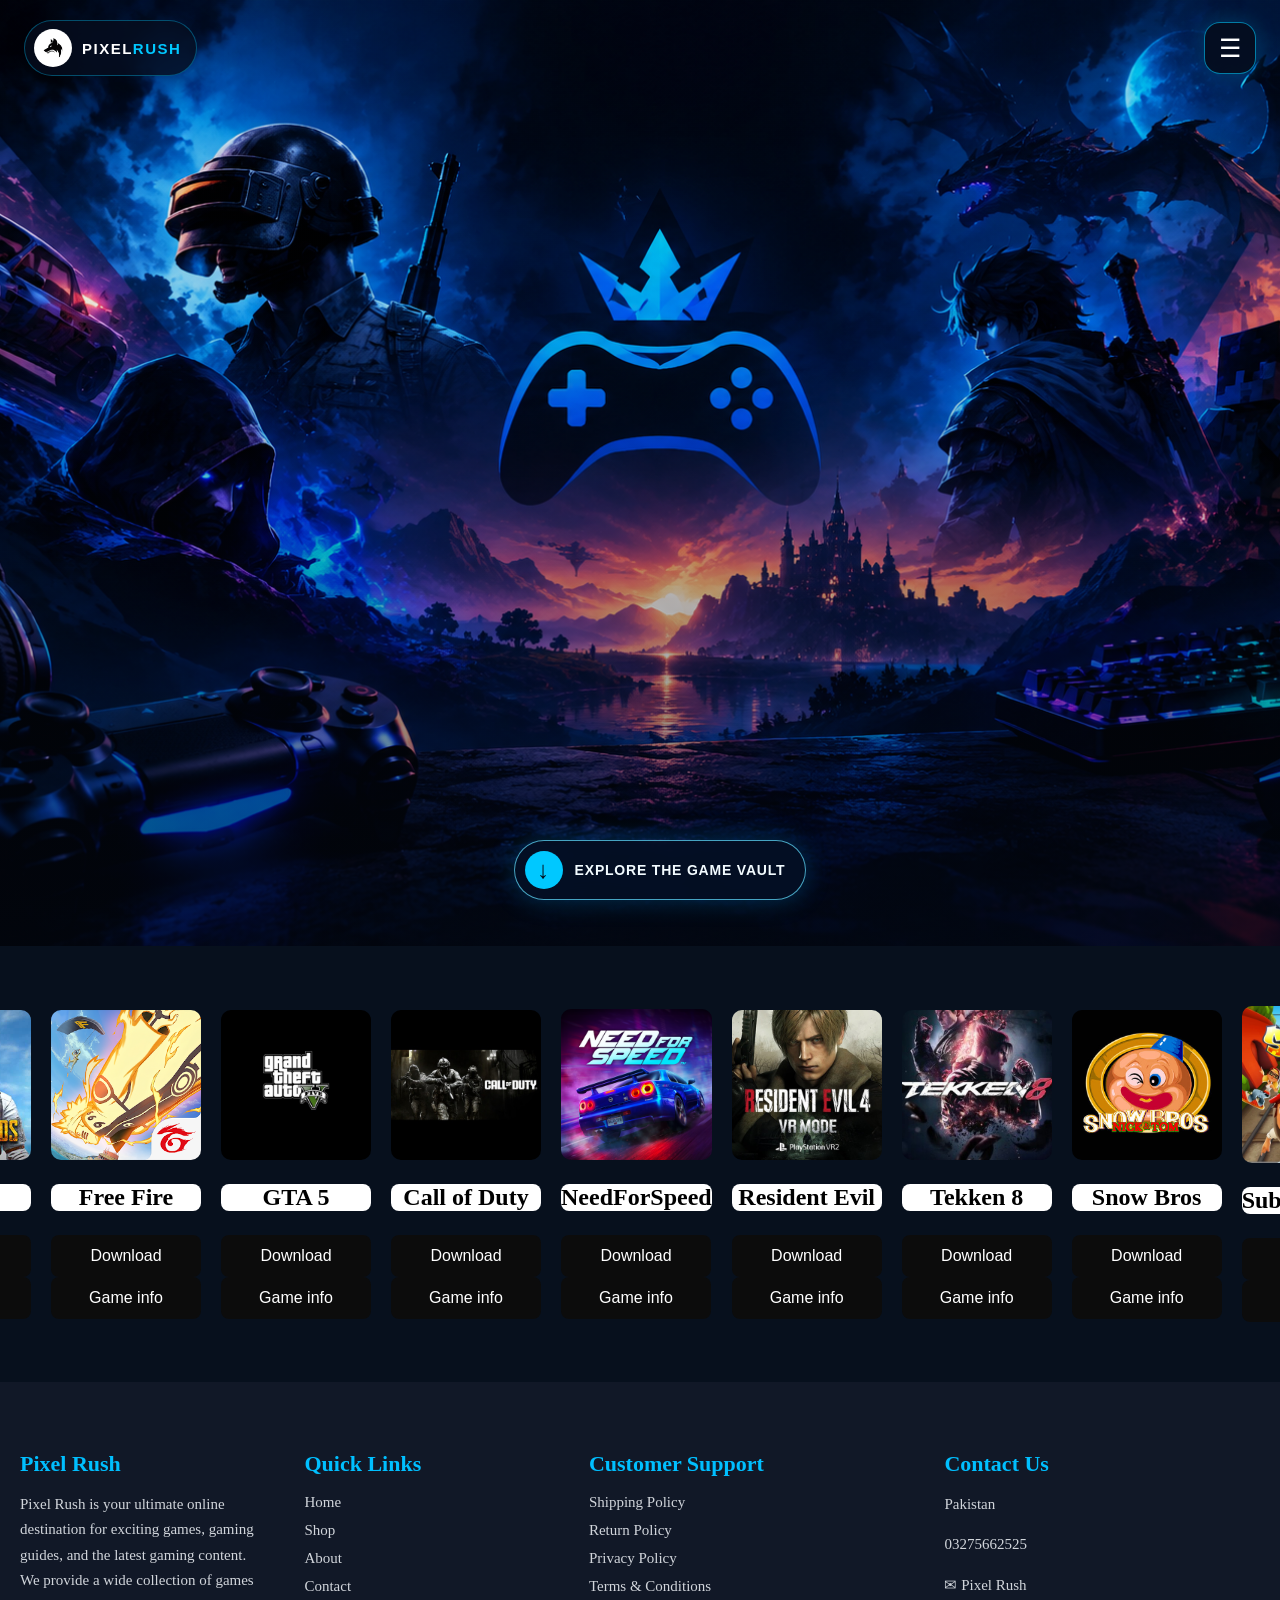
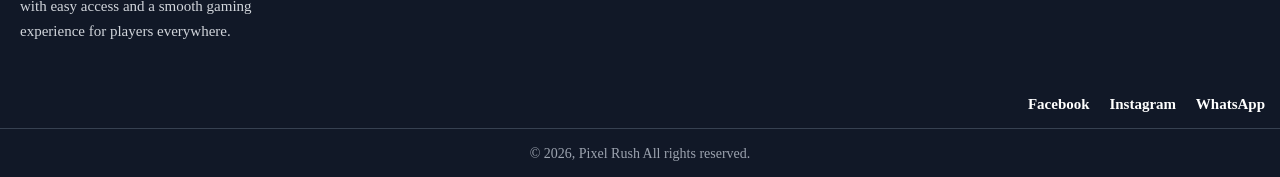
<file: index.html>
<!DOCTYPE html>
<html lang="en">

<head>
    <meta charset="UTF-8">
    <meta name="viewport" content="width=device-width, initial-scale=1.0">
    <link rel="stylesheet" href="styles/index.css">
    <link rel="stylesheet" href="styles/site-nav.css">
    <title>Pixel Rush</title>
</head>

<body class="home-page">
    <header class="site-header">
        <a class="site-brand" href="index.html" aria-label="Pixel Rush home">
            <img src="assets/images/wolf-logo.png" alt="Pixel Rush wolf logo">
            <span>PIXEL<span>RUSH</span></span>
        </a>
        <button class="nav-toggle" type="button" aria-expanded="false" aria-controls="site-nav">
            <span class="nav-toggle-icon" aria-hidden="true">☰</span>
            <span class="visually-hidden">Open navigation</span>
        </button>
    </header>
    <div class="nav-backdrop" data-nav-close hidden></div>
    <nav class="site-nav" id="site-nav" aria-label="Main navigation" aria-hidden="true">
        <div class="site-nav-heading">
            <span>Explore Pixel Rush</span>
            <button class="nav-close" type="button" aria-label="Close navigation">×</button>
        </div>
        <a href="index.html" class="active"><span>Home</span><span>01</span></a>
        <a href="Action.html"><span>Action</span><span>02</span></a>
        <a href="Adventure.html"><span>Adventure</span><span>03</span></a>
        <a href="indie.html"><span>Indie</span><span>04</span></a>
        <a href="Aboutus.html"><span>About Us</span><span>05</span></a>
    </nav>

    <main>
        <section class="hero">
            <a class="scroll-cue" href="#games">
                <span class="scroll-cue-icon" aria-hidden="true">↓</span>
                <span>Explore the game vault</span>
            </a>
        </section>

    <!-- Cart Sections -->

    <section class="cart" id="games">
        
        <div>
            <img src="assets/images/pubg.png" alt="PUBG">

            <h3>PUBG</h3>
           
            <button>Download</button>
            <button>Game info</button>
        </div>

        <div>
            <img src="assets/images/Free Fire Image.png" alt="Free Fire">


            <h3>Free Fire</h3>
            
            <button>Download</button>
            <button>Game info</button>
        </div>

        <div>
            <img src="assets/images/GTA_5_400x400.jpg" alt="GTA 5">

            <h3>GTA 5</h3>
            
            <button>Download</button>
            <button>Game info</button>
        </div>

        <div>
            <img src="assets/images/Call_of_Duty_400x400.jpg" alt="Call of Duty">

            <h3>Call of Duty</h3>
            
            <button>Download</button>
            <button>Game info</button>
        </div>

        <div>
            <img src="assets/images/need_for_speed_400x400.png" alt="Need for Speed">

            <h3>NeedForSpeed</h3>
            <button>Download</button>
            <button>Game info</button>
        </div>

        <div>
            <img src="assets/images/resident_evil_4_400x400.jpg" alt="Resident Evil">

            <h3>Resident Evil</h3>
            <button>Download</button>
            <button>Game info</button>
        </div>

        <div>
            <img src="assets/images/Tekken_8_400x400.jpg" alt="Tekken 8">
            <h3>Tekken 8</h3>
            <button>Download</button>
            <button>Game info</button>
        </div>

        <div>
            <img src="assets/images/images.jpg" alt="Snow Bros">
            <h3>Snow Bros</h3>
            <button>Download</button>
            <button>Game info</button>
        </div>

        <div>
            <img src="assets/images/subway_surfers_400x400.png" alt="Subway Surfers">
            <h3>
                SubwaySurfers
            </h3>
            <button>
                Download
            </button>
            <button>
                Game info
            </button>
        </div>
    </section>

    </main>
    <footer>
        <table width="100%" border="0" cellpadding="20">
            <tr>

                <!-- About Pixel Rush -->
                <td width="20%" valign="top">

                    <h2>Pixel Rush</h2>

                    <p>

                        Pixel Rush is your ultimate online destination for exciting games, gaming guides, and the latest
                        gaming content. We provide a wide collection of games with easy access and a smooth gaming
                        experience for players everywhere.

                    </p>

                </td>



                <td width="20%" valign="top">

                    <h2>Quick Links</h2>

                    <ul>
                        <li>
                            <a href="index.html">Home</a>
                        </li>

                        <li>
                            <a href="shop.html">Shop</a>
                        </li>

                        <li>
                            <a href="about.html">About</a>
                        </li>

                        <li>
                            <a href="contact.html">Contact</a>
                        </li>
                    </ul>

                </td>



                <td width="25%" valign="top">

                    <h2>Customer Support</h2>

                    <ul>
                        <li>
                            <a href="shipping-policy.html">
                                Shipping Policy
                            </a>
                        </li>

                        <li>
                            <a href="return-policy.html">
                                Return Policy
                            </a>
                        </li>

                        <li>
                            <a href="privacy-policy.html">
                                Privacy Policy
                            </a>
                        </li>

                        <li>
                            <a href="terms.html">
                                Terms &amp; Conditions
                            </a>
                        </li>
                    </ul>

                </td>



                <td width="25%" valign="top">

                    <h2>Contact Us</h2>

                    <p>
                        Pakistan
                    </p>

                    <p>

                        <a href="tel:03275662525">
                            03275662525
                        </a>
                    </p>

                    <p>
                        ✉
                        <a href="Pixel Rush">
                            Pixel Rush
                        </a>
                    </p>

                </td>

            </tr>
        </table>



        <table width="100%" border="0" cellpadding="15">
            <tr>

                <td align="right">

                    <a href="https://facebook.com" target="_blank">
                        Facebook
                    </a>

                    &nbsp;&nbsp;&nbsp;

                    <a href="https://instagram.com" target="_blank">
                        Instagram
                    </a>

                    &nbsp;&nbsp;&nbsp;

                    <a href="https://wa.me/923192266320" target="_blank">
                        WhatsApp
                    </a>

                </td>

            </tr>
        </table>


        <!-- Divider -->
        <hr>


        <!-- Copyright -->
        <table width="100%" border="0" cellpadding="15">
            <tr>

                <td align="center">

                    <small>
                        © 2026, Pixel Rush All rights reserved.
                    </small>

                </td>

            </tr>
        </table>

    </footer>
    <script src="scripts/site-nav.js" defer></script>

</body>

</html>
</file>
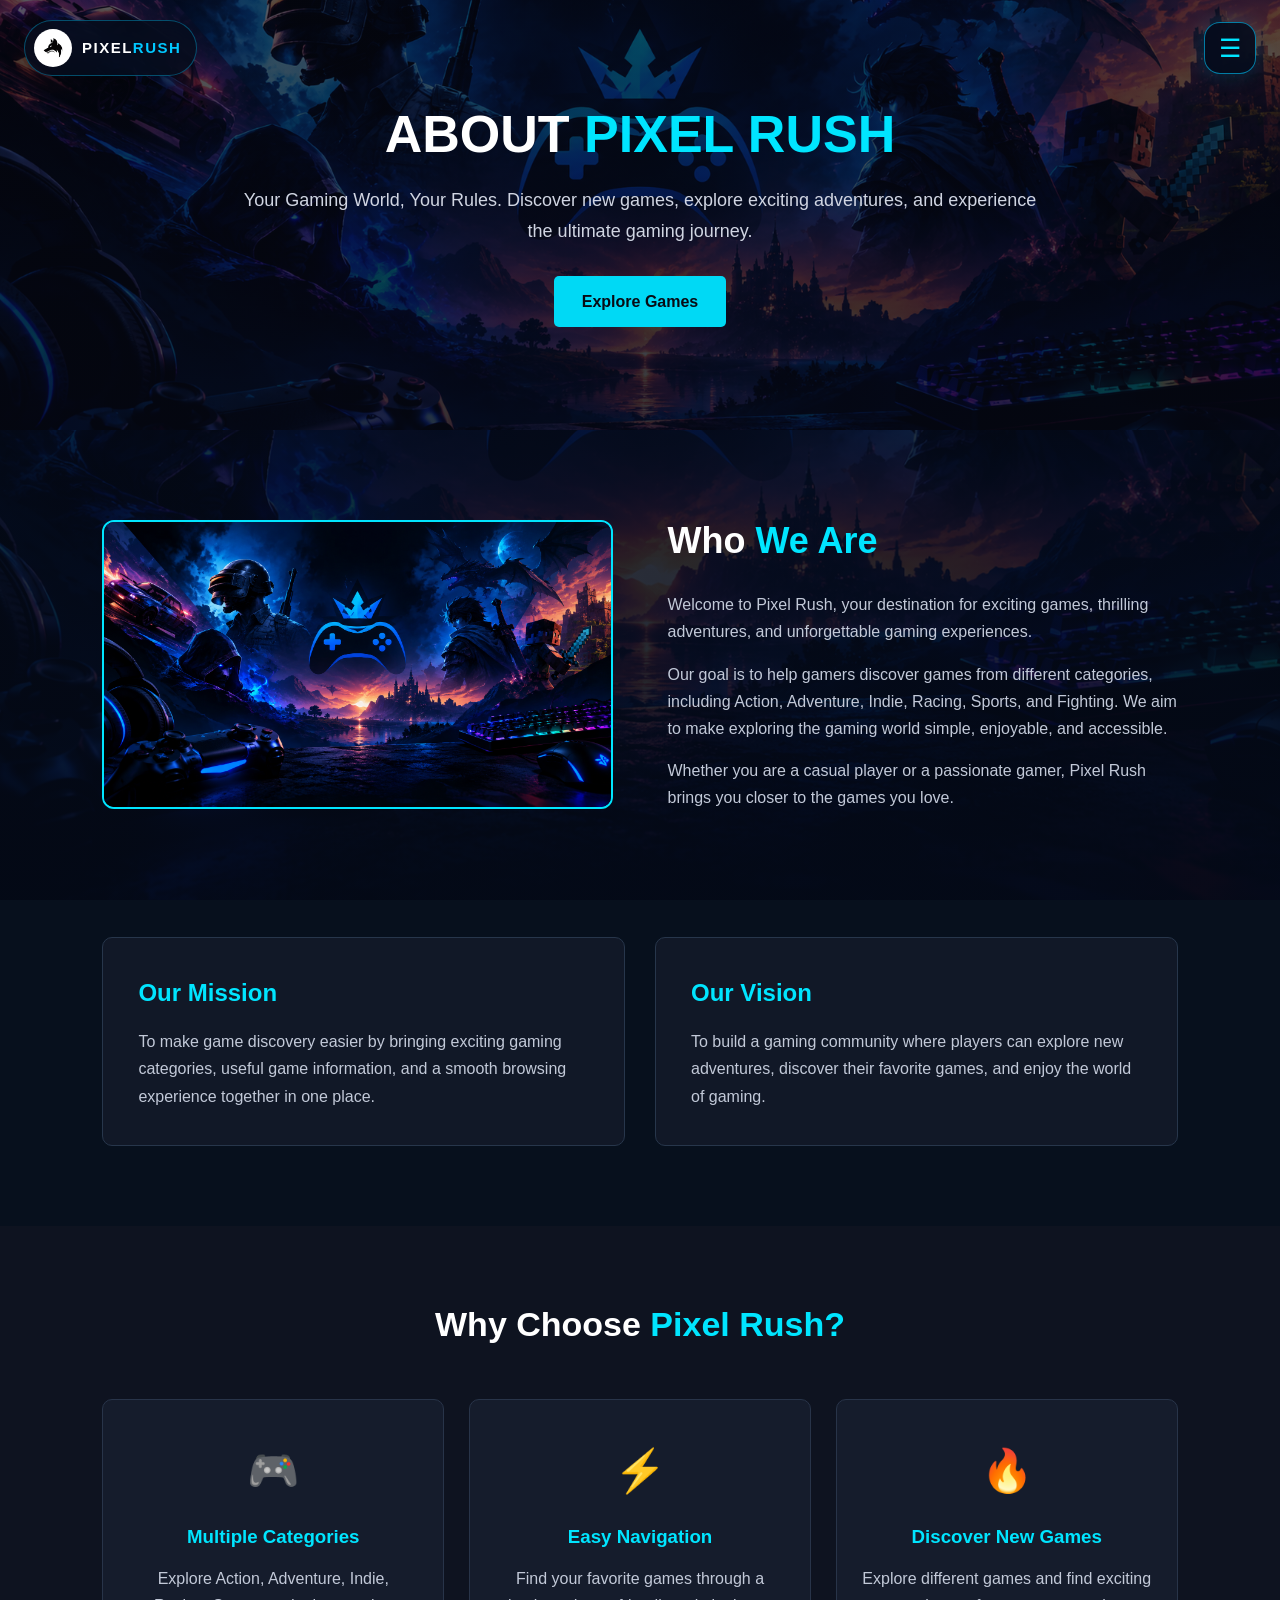
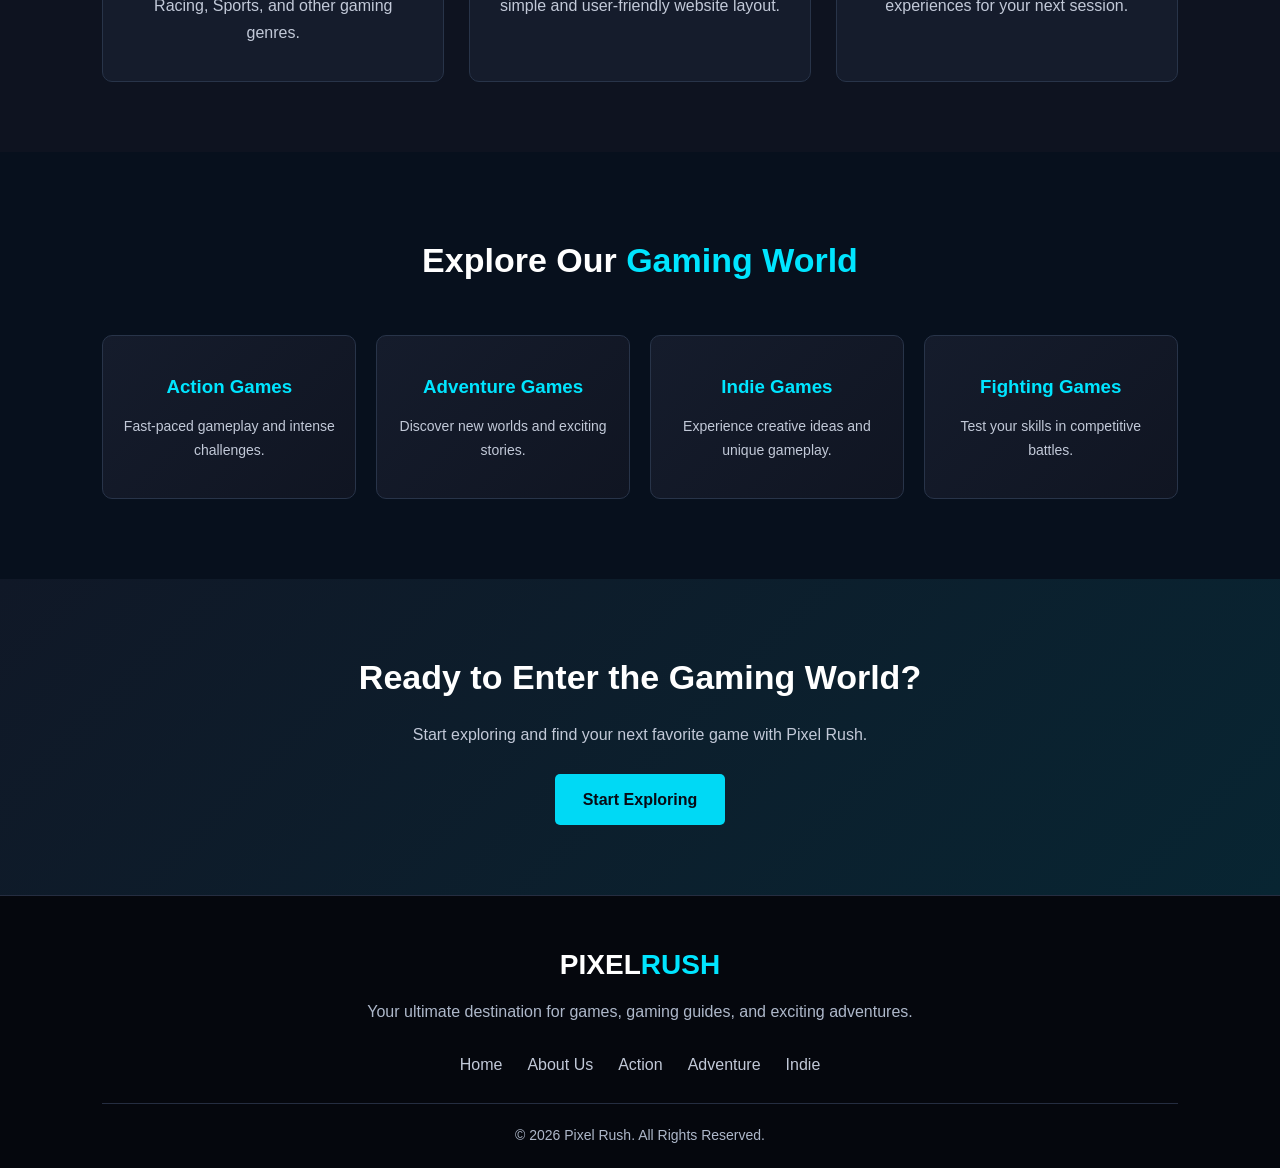
<file: Aboutus.html>
<!DOCTYPE html>
<html lang="en">

<head>
    <meta charset="UTF-8">
    <meta name="viewport" content="width=device-width, initial-scale=1.0">

    <title>About Us | Pixel Rush</title>

    <link rel="stylesheet" href="styles/Aboutus.css">
    <link rel="stylesheet" href="styles/site-nav.css">
</head>

<body class="about-page">

    <!-- Navigation Bar -->
    <header class="site-header">
        <a class="site-brand" href="index.html" aria-label="Pixel Rush home">
            <img src="assets/images/wolf-logo.png" alt="Pixel Rush wolf logo">
            <span>PIXEL<span>RUSH</span></span>
        </a>
        <button class="nav-toggle" type="button" aria-expanded="false" aria-controls="site-nav">
            <span class="nav-toggle-icon" aria-hidden="true">☰</span>
            <span class="visually-hidden">Open navigation</span>
        </button>
    </header>
    <div class="nav-backdrop" data-nav-close hidden></div>
    <nav class="site-nav" id="site-nav" aria-label="Main navigation" aria-hidden="true">
        <div class="site-nav-heading">
            <span>Explore Pixel Rush</span>
            <button class="nav-close" type="button" aria-label="Close navigation">×</button>
        </div>
        <a href="index.html"><span>Home</span><span>01</span></a>
        <a href="Action.html"><span>Action</span><span>02</span></a>
        <a href="Adventure.html"><span>Adventure</span><span>03</span></a>
        <a href="indie.html"><span>Indie</span><span>04</span></a>
        <a href="Aboutus.html" class="active"><span>About Us</span><span>05</span></a>
    </nav>


    <!-- Hero Section -->
    <section class="hero">

        <div class="hero-content">
            <h1>ABOUT <span>PIXEL RUSH</span></h1>

            <p>
                Your Gaming World, Your Rules.
                Discover new games, explore exciting adventures,
                and experience the ultimate gaming journey.
            </p>

            <a href="index.html" class="hero-btn">Explore Games</a>
        </div>

    </section>


    <!-- About Section -->
    <section class="about-section">

        <div class="about-image">
            <img src="assets/images/image.png" alt="A neon-blue gaming world">
        </div>

        <div class="about-content">

            <h2>Who <span>We Are</span></h2>

            <p>
                Welcome to Pixel Rush, your destination for
                exciting games, thrilling adventures, and
                unforgettable gaming experiences.
            </p>

            <p>
                Our goal is to help gamers discover games
                from different categories, including Action,
                Adventure, Indie, Racing, Sports, and Fighting.
                We aim to make exploring the gaming world
                simple, enjoyable, and accessible.
            </p>

            <p>
                Whether you are a casual player or a passionate
                gamer, Pixel Rush brings you closer to the
                games you love.
            </p>

        </div>

    </section>


    <!-- Mission and Vision -->
    <section class="mission-section">

        <div class="mission-card">
            <h2>Our Mission</h2>
            <p>
                To make game discovery easier by bringing
                exciting gaming categories, useful game
                information, and a smooth browsing experience
                together in one place.
            </p>
        </div>

        <div class="mission-card">
            <h2>Our Vision</h2>
            <p>
                To build a gaming community where players
                can explore new adventures, discover their
                favorite games, and enjoy the world of gaming.
            </p>
        </div>

    </section>


    <!-- Why Choose Us -->
    <section class="features-section">

        <h2>Why Choose <span>Pixel Rush?</span></h2>

        <div class="features-container">

            <div class="feature-card">
                <div class="feature-icon">🎮</div>
                <h3>Multiple Categories</h3>
                <p>
                    Explore Action, Adventure, Indie,
                    Racing, Sports, and other gaming genres.
                </p>
            </div>

            <div class="feature-card">
                <div class="feature-icon">⚡</div>
                <h3>Easy Navigation</h3>
                <p>
                    Find your favorite games through
                    a simple and user-friendly website layout.
                </p>
            </div>

            <div class="feature-card">
                <div class="feature-icon">🔥</div>
                <h3>Discover New Games</h3>
                <p>
                    Explore different games and find
                    exciting experiences for your next session.
                </p>
            </div>

        </div>

    </section>


    <!-- Gaming Categories -->
    <section class="categories-section">

        <h2>Explore Our <span>Gaming World</span></h2>

        <div class="categories-container">

            <div class="category-card">
                <h3>Action Games</h3>
                <p>Fast-paced gameplay and intense challenges.</p>
            </div>

            <div class="category-card">
                <h3>Adventure Games</h3>
                <p>Discover new worlds and exciting stories.</p>
            </div>

            <div class="category-card">
                <h3>Indie Games</h3>
                <p>Experience creative ideas and unique gameplay.</p>
            </div>

            <div class="category-card">
                <h3>Fighting Games</h3>
                <p>Test your skills in competitive battles.</p>
            </div>

        </div>

    </section>


    <!-- Call to Action -->
    <section class="cta-section">

        <h2>Ready to Enter the Gaming World?</h2>

        <p>
            Start exploring and find your next favorite game
            with Pixel Rush.
        </p>

        <a href="index.html" class="hero-btn">Start Exploring</a>

    </section>


    <!-- Footer -->
    <footer class="footer">

        <h2>PIXEL<span>RUSH</span></h2>

        <p>
            Your ultimate destination for games,
            gaming guides, and exciting adventures.
        </p>

        <div class="footer-links">
            <a href="index.html">Home</a>
            <a href="AboutUs.html">About Us</a>
            <a href="Action.html">Action</a>
            <a href="Adventure.html">Adventure</a>
            <a href="Indie.html">Indie</a>
        </div>

        <p class="copyright">
            &copy; 2026 Pixel Rush. All Rights Reserved.
        </p>

    </footer>
    <script src="scripts/site-nav.js" defer></script>

</body>
</html>
</file>
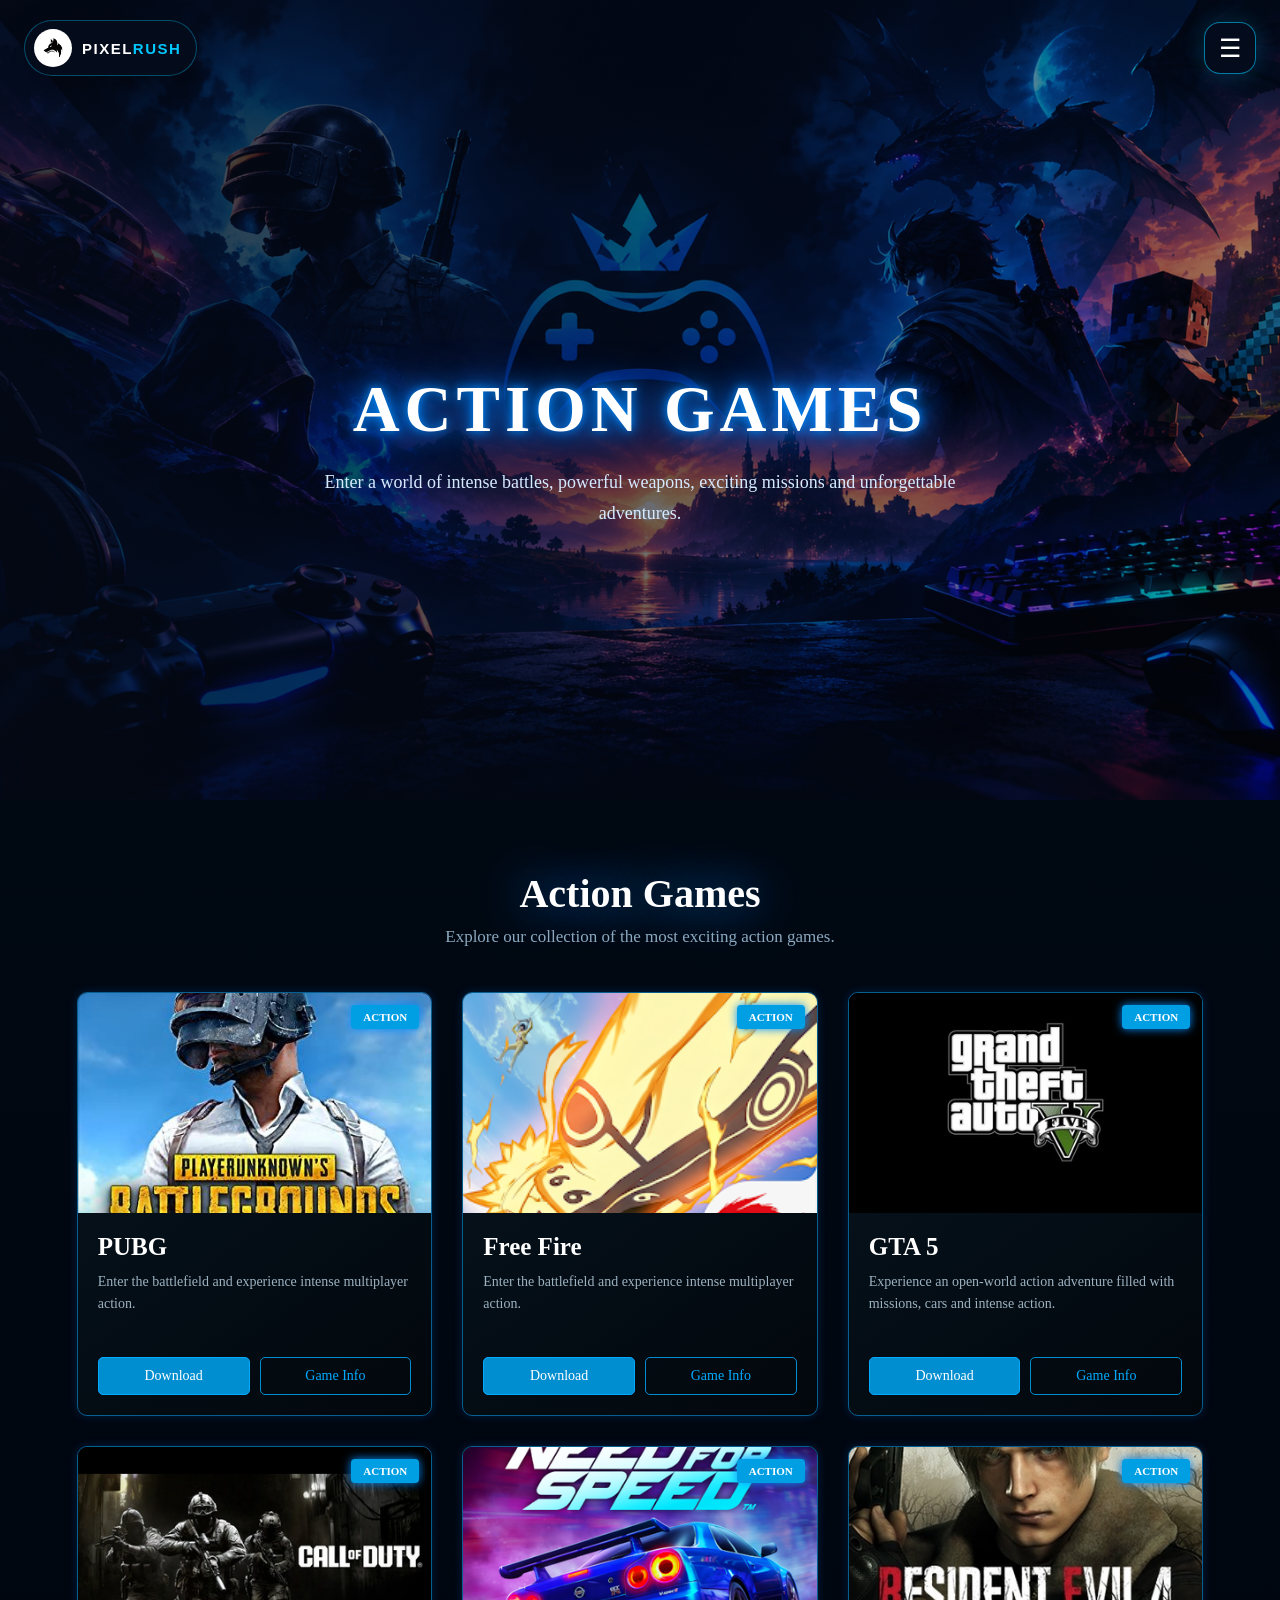
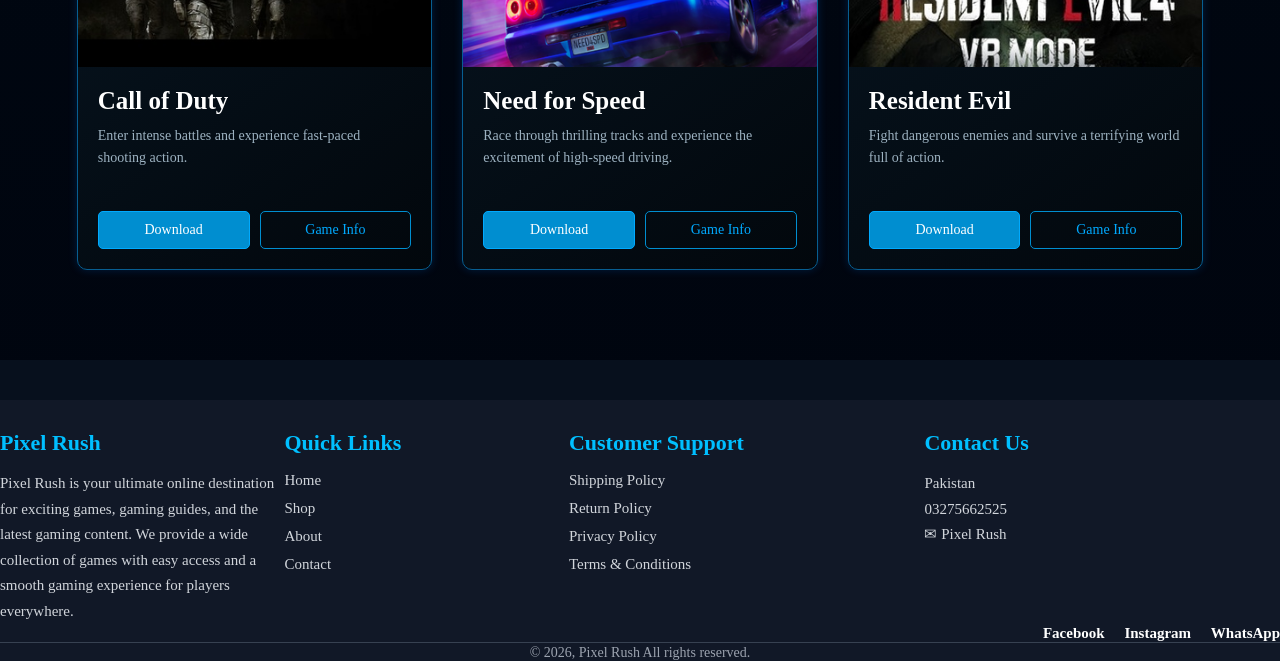
<file: Action.html>
<!DOCTYPE html>
<html lang="en">

<head>
    <meta charset="UTF-8">
    <meta name="viewport" content="width=device-width, initial-scale=1.0">

    <title>Action Games | Gaming Zone</title>

    <link rel="stylesheet" href="styles/action.css">
    <link rel="stylesheet" href="styles/site-nav.css">
</head>

<body class="action-page">

    <!-- ================= NAVBAR ================= -->

    <header class="site-header">
        <a class="site-brand" href="index.html" aria-label="Pixel Rush home">
            <img src="assets/images/wolf-logo.png" alt="Pixel Rush wolf logo">
            <span>PIXEL<span>RUSH</span></span>
        </a>
        <button class="nav-toggle" type="button" aria-expanded="false" aria-controls="site-nav">
            <span class="nav-toggle-icon" aria-hidden="true">☰</span>
            <span class="visually-hidden">Open navigation</span>
        </button>
    </header>
    <div class="nav-backdrop" data-nav-close hidden></div>
    <nav class="site-nav" id="site-nav" aria-label="Main navigation" aria-hidden="true">
        <div class="site-nav-heading">
            <span>Explore Pixel Rush</span>
            <button class="nav-close" type="button" aria-label="Close navigation">×</button>
        </div>
        <a href="index.html"><span>Home</span><span>01</span></a>
        <a href="Action.html" class="active"><span>Action</span><span>02</span></a>
        <a href="Adventure.html"><span>Adventure</span><span>03</span></a>
        <a href="indie.html"><span>Indie</span><span>04</span></a>
        <a href="Aboutus.html"><span>About Us</span><span>05</span></a>
    </nav>



    <!-- ================= PAGE HERO ================= -->

    <section class="action-hero">

        <div class="hero-overlay">

            <h1>ACTION GAMES</h1>

            <p>
                Enter a world of intense battles, powerful weapons,
                exciting missions and unforgettable adventures.
            </p>

        </div>

    </section>



    <!-- ================= ACTION GAMES ================= -->

    <main class="games-section">

        <div class="section-title">

            <h2>Action Games</h2>

            <p>
                Explore our collection of the most exciting action games.
            </p>

        </div>


        <div class="games-container">


            <!-- ================= GAME 1 ================= -->

            <div class="game-card">

                <div class="game-image">

                    <img src="assets/images/pubg.png" alt="PUBG">

                    <span class="game-category">
                        ACTION
                    </span>

                </div>


                <div class="game-content">

                    <h3>PUBG</h3>

                    <p>
                        Enter the battlefield and experience intense multiplayer action.
                    </p>


                    <div class="game-buttons">

                        <a href="#" class="download-btn">
                            Download
                        </a>

                        <a href="#" class="info-btn">
                            Game Info
                        </a>

                    </div>

                </div>

            </div>



            <!-- ================= GAME 2 ================= -->

            <div class="game-card">

                <div class="game-image">

                    <img src="assets/images/Free Fire Image.png" alt="Free Fire">

                    <span class="game-category">
                        ACTION
                    </span>

                </div>


                <div class="game-content">

                    <h3>Free Fire</h3>

                    <p>
                        Enter the battlefield and experience intense multiplayer action.
                    </p>


                    <div class="game-buttons">

                        <a href="#" class="download-btn">
                            Download
                        </a>

                        <a href="#" class="info-btn">
                            Game Info
                        </a>

                    </div>

                </div>

            </div>



            <!-- ================= GAME 3 ================= -->

            <div class="game-card">

                <div class="game-image">

                    <img src="assets/images/GTA_5_400x400.jpg" 
                        alt="GTA 5">

                    <span class="game-category">
                        ACTION
                    </span>

                </div>


                <div class="game-content">

                    <h3>GTA 5</h3>

                    <p>
                        Experience an open-world action adventure
                        filled with missions, cars and intense action.
                    </p>


                    <div class="game-buttons">

                        <a href="#" class="download-btn">
                            Download
                        </a>

                        <a href="#" class="info-btn">
                            Game Info
                        </a>

                    </div>

                </div>

            </div>



            <!-- ================= GAME 4 ================= -->

            <div class="game-card">

                <div class="game-image">

                    <img src="assets/images/Call_of_Duty_400x400.jpg"
                        alt="Call of Duty">

                    <span class="game-category">
                        ACTION
                    </span>

                </div>


                <div class="game-content">

                    <h3>Call of Duty</h3>

                    <p>
                        Enter intense battles and experience
                        fast-paced shooting action.
                    </p>


                    <div class="game-buttons">

                        <a href="#" class="download-btn">
                            Download
                        </a>

                        <a href="#" class="info-btn">
                            Game Info
                        </a>

                    </div>

                </div>

            </div>



            <!-- ================= GAME 5 ================= -->

            <div class="game-card">

                <div class="game-image">

                    <img src="assets/images/need_for_speed_400x400.png"
                        alt="Need for Speed">

                    <span class="game-category">
                        ACTION
                    </span>

                </div>


                <div class="game-content">

                    <h3>Need for Speed</h3>

                    <p>
                        Race through thrilling tracks and experience
                        the excitement of high-speed driving.
                    </p>


                    <div class="game-buttons">

                        <a href="#" class="download-btn">
                            Download
                        </a>

                        <a href="#" class="info-btn">
                            Game Info
                        </a>

                    </div>

                </div>

            </div>



            <!-- ================= GAME 6 ================= -->

            <div class="game-card">

                <div class="game-image">

                    <img src="assets/images/resident_evil_4_400x400.jpg"
                        alt="Resident Evil">

                    <span class="game-category">
                        ACTION
                    </span>

                </div>


                <div class="game-content">

                    <h3>Resident Evil</h3>

                    <p>
                        Fight dangerous enemies and survive
                        a terrifying world full of action.
                    </p>


                    <div class="game-buttons">

                        <a href="#" class="download-btn">
                            Download
                        </a>

                        <a href="#" class="info-btn">
                            Game Info
                        </a>

                    </div>

                </div>

            </div>

        </div>

    </main>


    <!-- ================= FOOTER ================= -->

    <footer>
        <table width="100%" border="0" cellpadding="20">
            <tr>

                <!-- About Pixel Rush -->
                <td width="20%" valign="top">

                    <h2>Pixel Rush</h2>

                    <p>

                        Pixel Rush is your ultimate online destination for exciting games, gaming guides, and the latest
                        gaming content. We provide a wide collection of games with easy access and a smooth gaming
                        experience for players everywhere.

                    </p>

                </td>



                <td width="20%" valign="top">

                    <h2>Quick Links</h2>

                    <ul>
                        <li>
                            <a href="index.html">Home</a>
                        </li>

                        <li>
                            <a href="shop.html">Shop</a>
                        </li>

                        <li>
                            <a href="about.html">About</a>
                        </li>

                        <li>
                            <a href="contact.html">Contact</a>
                        </li>
                    </ul>

                </td>



                <td width="25%" valign="top">

                    <h2>Customer Support</h2>

                    <ul>
                        <li>
                            <a href="shipping-policy.html">
                                Shipping Policy
                            </a>
                        </li>

                        <li>
                            <a href="return-policy.html">
                                Return Policy
                            </a>
                        </li>

                        <li>
                            <a href="privacy-policy.html">
                                Privacy Policy
                            </a>
                        </li>

                        <li>
                            <a href="terms.html">
                                Terms &amp; Conditions
                            </a>
                        </li>
                    </ul>

                </td>



                <td width="25%" valign="top">

                    <h2>Contact Us</h2>

                    <p>
                        Pakistan
                    </p>

                    <p>

                        <a href="tel:03275662525">
                            03275662525
                        </a>
                    </p>

                    <p>
                        ✉
                        <a href="Pixel Rush">
                            Pixel Rush
                        </a>
                    </p>

                </td>

            </tr>
        </table>



        <table width="100%" border="0" cellpadding="15">
            <tr>

                <td align="right">

                    <a href="https://facebook.com" target="_blank">
                        Facebook
                    </a>

                    &nbsp;&nbsp;&nbsp;

                    <a href="https://instagram.com" target="_blank">
                        Instagram
                    </a>

                    &nbsp;&nbsp;&nbsp;

                    <a href="https://wa.me/923192266320" target="_blank">
                        WhatsApp
                    </a>

                </td>

            </tr>
        </table>


        <!-- Divider -->
        <hr>


        <!-- Copyright -->
        <table width="100%" border="0" cellpadding="15">
            <tr>

                <td align="center">

                    <small>
                        © 2026, Pixel Rush All rights reserved.
                    </small>

                </td>

            </tr>
        </table>

    </footer>
    <script src="scripts/site-nav.js" defer></script>

</body>

</html>
</file>
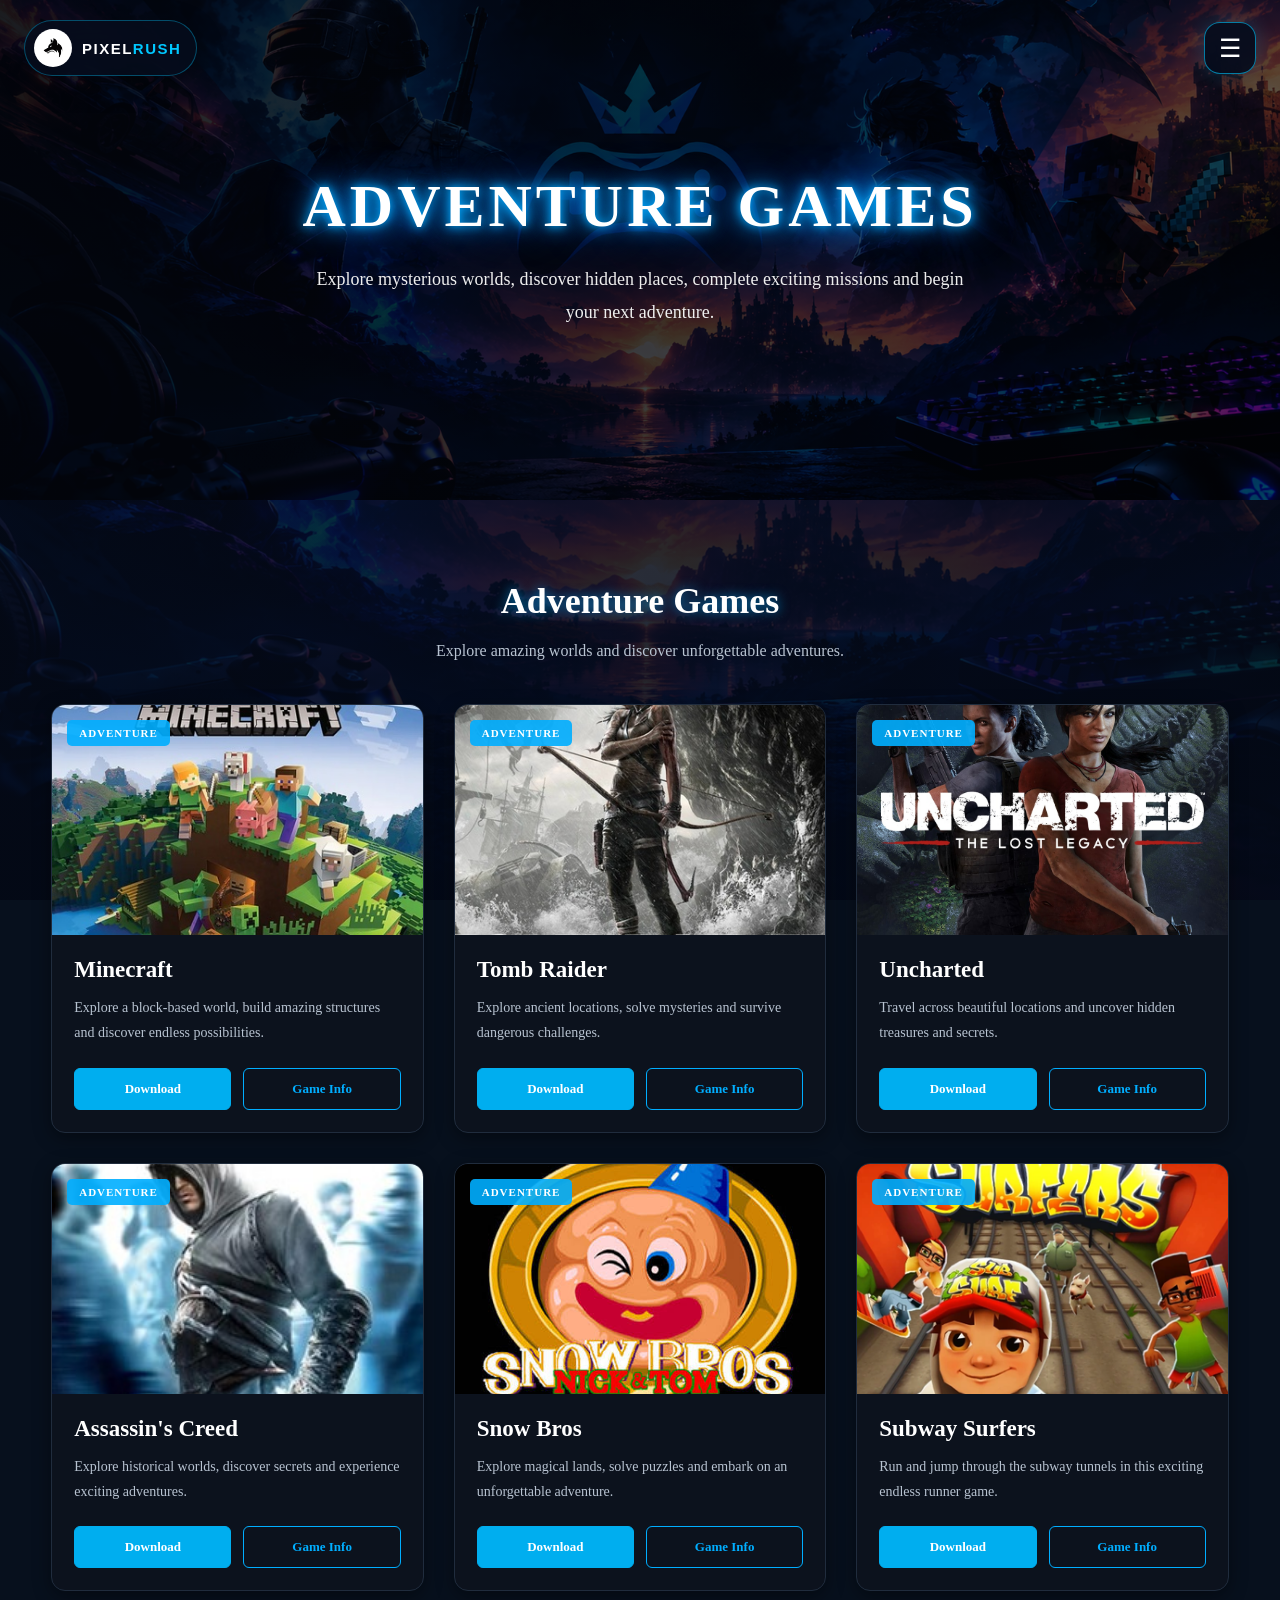
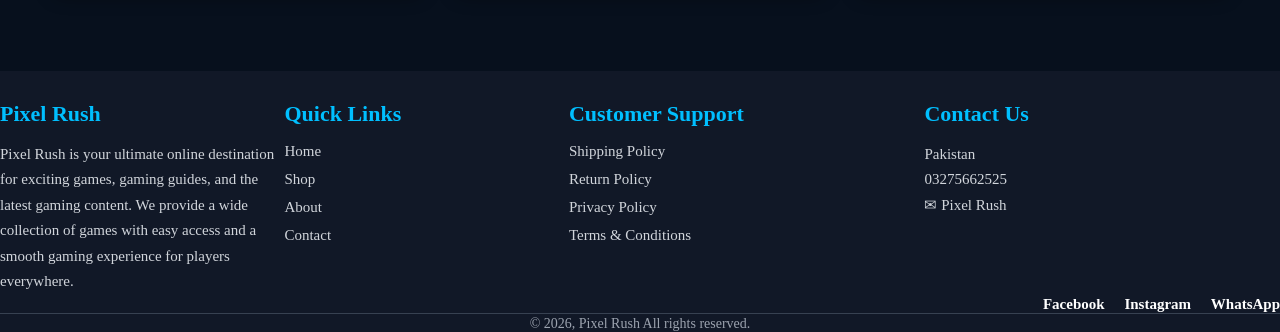
<file: Adventure.html>
<!DOCTYPE html>
<html lang="en">

<head>
    <meta charset="UTF-8">
    <meta name="viewport" content="width=device-width, initial-scale=1.0">

    <title>Adventure Games | Gaming Zone</title>

    <link rel="stylesheet" href="styles/Adventure.css">
    <link rel="stylesheet" href="styles/site-nav.css">
</head>

<body class="adventure-page">
    <!-- ================= NAVBAR ================= -->

    <header class="site-header">
        <a class="site-brand" href="index.html" aria-label="Pixel Rush home">
            <img src="assets/images/wolf-logo.png" alt="Pixel Rush wolf logo">
            <span>PIXEL<span>RUSH</span></span>
        </a>
        <button class="nav-toggle" type="button" aria-expanded="false" aria-controls="site-nav">
            <span class="nav-toggle-icon" aria-hidden="true">☰</span>
            <span class="visually-hidden">Open navigation</span>
        </button>
    </header>
    <div class="nav-backdrop" data-nav-close hidden></div>
    <nav class="site-nav" id="site-nav" aria-label="Main navigation" aria-hidden="true">
        <div class="site-nav-heading">
            <span>Explore Pixel Rush</span>
            <button class="nav-close" type="button" aria-label="Close navigation">×</button>
        </div>
        <a href="index.html"><span>Home</span><span>01</span></a>
        <a href="Action.html"><span>Action</span><span>02</span></a>
        <a href="Adventure.html" class="active"><span>Adventure</span><span>03</span></a>
        <a href="indie.html"><span>Indie</span><span>04</span></a>
        <a href="Aboutus.html"><span>About Us</span><span>05</span></a>
    </nav>



    <!-- ================= ADVENTURE HERO ================= -->

    <section class="adventure-hero">

        <!-- Dark Overlay -->

        <div class="adventure-overlay"></div>


        <!-- Hero Content -->

        <div class="adventure-content">

            <h1>ADVENTURE GAMES</h1>

            <p>
                Explore mysterious worlds, discover hidden places,
                complete exciting missions and begin your next adventure.
            </p>

        </div>

    </section>



    <!-- ================= GAMES SECTION ================= -->

    <main class="games-section">


        <div class="section-title">

            <h2>Adventure Games</h2>

            <p>
                Explore amazing worlds and discover unforgettable adventures.
            </p>

        </div>



        <!-- ================= GAME CARDS ================= -->

        <div class="games-container">


            <!-- GAME 1 -->

            <div class="game-card">

                <div class="game-image">

                    <img src="assets/images/Minecraft-image-400x400.jpg" alt="Minecraft">

                    <span class="game-category">
                        ADVENTURE
                    </span>

                </div>


                <div class="game-content">

                    <h3>Minecraft</h3>

                    <p>
                        Explore a block-based world, build amazing
                        structures and discover endless possibilities.
                    </p>


                    <div class="game-buttons">

                        <a href="#" class="download-btn">
                            Download
                        </a>

                        <a href="#" class="info-btn">
                            Game Info
                        </a>

                    </div>

                </div>

            </div>



            <!-- GAME 2 -->

            <div class="game-card">

                <div class="game-image">

                    <img src="assets/images/tomb_raider_400x400.jpg" alt="Tomb Raider">

                    <span class="game-category">
                        ADVENTURE
                    </span>

                </div>


                <div class="game-content">

                    <h3>Tomb Raider</h3>

                    <p>
                        Explore ancient locations, solve mysteries
                        and survive dangerous challenges.
                    </p>


                    <div class="game-buttons">

                        <a href="#" class="download-btn">
                            Download
                        </a>

                        <a href="#" class="info-btn">
                            Game Info
                        </a>

                    </div>

                </div>

            </div>



            <!-- GAME 3 -->

            <div class="game-card">

                <div class="game-image">

                    <img src="assets/images/uncharted.jpg" alt="Uncharted">

                    <span class="game-category">
                        ADVENTURE
                    </span>

                </div>


                <div class="game-content">

                    <h3>Uncharted</h3>

                    <p>
                        Travel across beautiful locations and
                        uncover hidden treasures and secrets.
                    </p>


                    <div class="game-buttons">

                        <a href="#" class="download-btn">
                            Download
                        </a>

                        <a href="#" class="info-btn">
                            Game Info
                        </a>

                    </div>

                </div>

            </div>



            <!-- GAME 4 -->

            <div class="game-card">

                <div class="game-image">

                    <img src="assets/images/Assassin's_Creed.jpg" alt="Assassin's Creed">

                    <span class="game-category">
                        ADVENTURE
                    </span>

                </div>


                <div class="game-content">

                    <h3>Assassin's Creed</h3>

                    <p>
                        Explore historical worlds, discover secrets
                        and experience exciting adventures.
                    </p>


                    <div class="game-buttons">

                        <a href="#" class="download-btn">
                            Download
                        </a>

                        <a href="#" class="info-btn">
                            Game Info
                        </a>

                    </div>

                </div>

            </div>



            <!-- GAME 5 -->

            <div class="game-card">

                <div class="game-image">

                    <img src="assets/images/snowbros.jpg" alt="The Legend of Zelda">

                    <span class="game-category">
                        ADVENTURE
                    </span>

                </div>


                <div class="game-content">

                    <h3>Snow Bros</h3>

                    <p>
                        Explore magical lands, solve puzzles and
                        embark on an unforgettable adventure.
                    </p>


                    <div class="game-buttons">

                        <a href="#" class="download-btn">
                            Download
                        </a>

                        <a href="#" class="info-btn">
                            Game Info
                        </a>

                    </div>

                </div>

            </div>



            <!-- GAME 6 -->

            <div class="game-card">

                <div class="game-image">

                    <img src="assets/images/subway_surfers_400x400.png" alt="Skyrim">

                    <span class="game-category">
                        ADVENTURE
                    </span>

                </div>


                <div class="game-content">

                    <h3>Subway Surfers</h3>

                    <p>
                        Run and jump through the subway tunnels in this exciting endless runner game.
                    </p>


                    <div class="game-buttons">

                        <a href="#" class="download-btn">
                            Download
                        </a>

                        <a href="#" class="info-btn">
                            Game Info
                        </a>

                    </div>

                </div>

            </div>

        </div>

    </main>



    <!-- ================= FOOTER ================= -->

    <footer>
        <table width="100%" border="0" cellpadding="20">
            <tr>

                <!-- About Pixel Rush -->
                <td width="20%" valign="top">

                    <h2>Pixel Rush</h2>

                    <p>

                        Pixel Rush is your ultimate online destination for exciting games, gaming guides, and the latest
                        gaming content. We provide a wide collection of games with easy access and a smooth gaming
                        experience for players everywhere.

                    </p>

                </td>



                <td width="20%" valign="top">

                    <h2>Quick Links</h2>

                    <ul>
                        <li>
                            <a href="index.html">Home</a>
                        </li>

                        <li>
                            <a href="shop.html">Shop</a>
                        </li>

                        <li>
                            <a href="about.html">About</a>
                        </li>

                        <li>
                            <a href="contact.html">Contact</a>
                        </li>
                    </ul>

                </td>



                <td width="25%" valign="top">

                    <h2>Customer Support</h2>

                    <ul>
                        <li>
                            <a href="shipping-policy.html">
                                Shipping Policy
                            </a>
                        </li>

                        <li>
                            <a href="return-policy.html">
                                Return Policy
                            </a>
                        </li>

                        <li>
                            <a href="privacy-policy.html">
                                Privacy Policy
                            </a>
                        </li>

                        <li>
                            <a href="terms.html">
                                Terms &amp; Conditions
                            </a>
                        </li>
                    </ul>

                </td>



                <td width="25%" valign="top">

                    <h2>Contact Us</h2>

                    <p>
                        Pakistan
                    </p>

                    <p>

                        <a href="tel:03275662525">
                            03275662525
                        </a>
                    </p>

                    <p>
                        ✉
                        <a href="Pixel Rush">
                            Pixel Rush
                        </a>
                    </p>

                </td>

            </tr>
        </table>



        <table width="100%" border="0" cellpadding="15">
            <tr>

                <td align="right">

                    <a href="https://facebook.com" target="_blank">
                        Facebook
                    </a>

                    &nbsp;&nbsp;&nbsp;

                    <a href="https://instagram.com" target="_blank">
                        Instagram
                    </a>

                    &nbsp;&nbsp;&nbsp;

                    <a href="https://wa.me/923192266320" target="_blank">
                        WhatsApp
                    </a>

                </td>

            </tr>
        </table>


        <!-- Divider -->
        <hr>


        <!-- Copyright -->
        <table width="100%" border="0" cellpadding="15">
            <tr>

                <td align="center">

                    <small>
                        © 2026, Pixel Rush All rights reserved.
                    </small>

                </td>

            </tr>
        </table>

    </footer>
    <script src="scripts/site-nav.js" defer></script>


</body>

</html>
</file>
<file: styles/index.css>
/* Remove white space from page */
body {
    margin: 0;
    padding: 0;
}


/* ================= HERO / BANNER ================= */

.hero {

    position: relative;

    width: 100%;
    height: 100vh;

    background-image: url("../assets/images/image.png");
    background-size: cover;
    background-position: center;
    background-repeat: no-repeat;

    display: flex;
    justify-content: center;
    align-items: center;
}


/* ================= LOGO ================= */

.logo {


    border-radius: 40%;
    border-color: #0c0c0c;

    object-fit: contain;

    position: fixed;

    top: 20px;
    left: 20px;

    z-index: 20;
}

/* ================= HERO HEADING ================= */

.hero h1 {
    color: rgb(14, 13, 13);
    font-size: 50px;
    background-color: rgb(248, 247, 247);
    border-radius: 8px;
    border: none;
    transition: 0.3s;
    cursor: pointer;
    margin-top: 300px;
    padding: 10px 20px;
}

.hero h1:hover {
    background-color: rgb(64, 64, 250);
    transform: scale(1.1);
}


/* ================= NAVIGATION ================= */

nav {
    position: absolute;
    top: 60px;
    left: 50%;
    transform: translateX(-50%);

    display: flex;
    gap: 20px;

    background-color: rgba(0, 0, 0, 0.8);
    padding: 15px 25px;
    margin: 15px;
    border: 2px solid #008cff;
    border-radius: 12px;
    z-index: 10;
}

nav a {
    color: white;
    text-decoration: none;
    font-size: 20px;
    padding: 8px 15px;
}

nav a:hover {
    color: #00aaff;
}

nav a:first-child {
    color: #00aaff;
    border-bottom: 2px solid #00aaff;
}

.Search-Box {
    display: flex;
    align-items: center;
    gap: 5px;
}

.Search-Box input {
    width: 180px;
    padding: 10px;
    font-size: 16px;
    border: 1px solid #00aaff;
    border-radius: 5px;
    outline: none;
}

.Search-Box button {
    padding: 10px 15px;
    font-size: 16px;
    border: none;
    border-radius: 5px;
    background-color: #00aaff;
    color: white;
    cursor: pointer;
}





h3 {
    text-align: center;
    background-color: white;
    color: black;
    cursor: pointer;
    transition: 0.3s;
    font-size: x-large;
    border-radius: 8px;

}


h3:hover {
    background-color: rgb(64 64 250);
    transform: scale(1.05);
}

/* ================= CART SECTION ================= */


/* Main Game Cart Section */
.cart {
    display: flex;
    flex-direction: row;
    align-items: center;
    justify-content: center;
    gap: 20px;

    width: 100%;
    max-width: 1200px;
    margin: 40px auto;
    padding: 20px;

    box-sizing: border-box;
}

/* Game Image */
.cart img {
    width: 100%;
    max-width: 400px;
    height: auto;

    display: block;
    object-fit: cover;
    border-radius: 10px;

    cursor: pointer;
}

/* Game Paragraph */
.cart p {
    flex: 1;
    min-width: 0;
    margin: 0;

    text-align: center;
    line-height: 1.6;
    font-size: 17px;

    overflow-wrap: break-word;
}

/* Buttons */
.cart button {
    width: 150px;
    max-width: 100%;
    padding: 12px;

    cursor: pointer;
    border: none;
    border-radius: 8px;

    background-color: #0c0c0c;
    color: white;
    font-size: 16px;

    transition: 0.3s;
}

/* Button Hover */
.cart button:hover {
    background-color: rgb(64, 64, 250);
    transform: scale(1.05);
}

/* Tablet */
@media (max-width: 768px) {
    .cart {
        flex-wrap: wrap;
        gap: 15px;
        padding: 15px;
    }

    .cart img {
        max-width: 100%;
    }

    .cart p {
        flex-basis: 100%;
        font-size: 16px;
    }
}

/* Mobile */
@media (max-width: 480px) {
    .cart {
        flex-direction: column;
        width: 100%;
        margin: 20px auto;
        padding: 12px;
    }

    .cart img {
        width: 100%;
        max-width: 100%;
    }

    .cart p {
        width: 100%;
        font-size: 15px;
    }

    .cart button {
        width: 100%;
        max-width: 250px;
    }
}

/* ================= FOOTER ================= */

footer {
    background-color: #111827;
    color: white;
    padding-top: 30px;
    margin-top: 40px;
}


/* Footer Tables */

footer table {
    border-collapse: collapse;
}


/* Footer Headings */

footer h2 {
    color: #00bfff;
    font-size: 22px;
    margin-bottom: 15px;
}


/* Footer Paragraphs */

footer p {
    color: #d1d5db;
    font-size: 15px;
    line-height: 1.7;
}


/* Footer Lists */

footer ul {
    list-style-type: none;
    padding: 0;
}

footer ul li {
    margin-bottom: 10px;
}


/* Footer Links */

footer a {
    color: #d1d5db;
    text-decoration: none;
    font-size: 15px;
}

footer a:hover {
    color: #00bfff;
    text-decoration: underline;
}


/* Social Media */

footer table:nth-of-type(2) a {
    color: white;
    font-weight: bold;
}

footer table:nth-of-type(2) a:hover {
    color: #00bfff;
}


/* Divider */

footer hr {
    border: none;
    border-top: 1px solid #374151;
    margin: 0;
}


/* Copyright */

footer small {
    color: #9ca3af;
    font-size: 14px;
}
</file>
<file: styles/site-nav.css>
:root {
    --site-cyan: #00c8ff;
    --site-navy: #07101d;
}

html {
    scroll-behavior: smooth;
}

body {
    min-height: 100vh;
    overflow-x: hidden;
    color: #fff;
    background-color: var(--site-navy);
    background-image:
        linear-gradient(rgba(4, 10, 24, 0.76), rgba(4, 10, 24, 0.9)),
        url("../assets/images/image.png");
    background-position: center;
    background-size: cover;
    background-attachment: fixed;
}

body.nav-open {
    overflow: hidden;
}

.background-video,
.action-hero video,
.adventure-video,
.indie-video {
    display: none;
}

.video-overlay {
    display: none;
}

.action-hero,
.adventure-hero,
.indie-hero {
    background-image:
        linear-gradient(90deg, rgba(4, 10, 24, 0.82), rgba(4, 10, 24, 0.35)),
        url("../assets/images/image.png");
    background-position: center;
    background-size: cover;
}

.site-header {
    position: fixed;
    z-index: 1001;
    top: 20px;
    right: 24px;
    left: 24px;
    font-family: Arial, sans-serif;
    display: flex;
    align-items: center;
    justify-content: space-between;
    pointer-events: none;
}

.site-brand,
.nav-toggle {
    pointer-events: auto;
}

.site-brand {
    display: inline-flex;
    align-items: center;
    gap: 10px;
    padding: 8px 15px 8px 9px;
    border: 1px solid rgba(0, 200, 255, 0.35);
    border-radius: 999px;
    color: #fff;
    background: rgba(5, 13, 29, 0.82);
    box-shadow: 0 8px 28px rgba(0, 0, 0, 0.28);
    font-size: 15px;
    font-weight: 800;
    letter-spacing: 1.5px;
    text-decoration: none;
    backdrop-filter: blur(14px);
}

.site-brand > img {
    width: 38px;
    height: 38px;
    border-radius: 50%;
    object-fit: cover;
}

.site-brand > span {
    color: #fff;
}

.site-brand > span > span {
    color: var(--site-cyan);
}

.nav-toggle,
.nav-close {
    display: grid;
    place-items: center;
    border: 1px solid rgba(0, 200, 255, 0.6);
    color: #fff;
    background: rgba(5, 13, 29, 0.9);
    cursor: pointer;
}

.nav-toggle {
    width: 52px;
    height: 52px;
    border-radius: 16px;
    box-shadow: 0 0 22px rgba(0, 200, 255, 0.2);
    font-size: 25px;
    transition: background-color 180ms ease, transform 180ms ease;
    backdrop-filter: blur(14px);
}

.nav-toggle:hover {
    transform: translateY(-2px);
    background: rgba(0, 128, 190, 0.65);
}

.nav-backdrop {
    position: fixed;
    z-index: 999;
    inset: 0;
    border: 0;
    background: rgba(0, 4, 12, 0.58);
    opacity: 0;
    transition: opacity 220ms ease;
}

.nav-backdrop.is-open {
    opacity: 1;
}

.nav-backdrop[hidden] {
    display: none;
}

.site-nav {
    position: fixed;
    z-index: 1000;
    top: 86px;
    left: auto;
    right: 24px;
    width: min(340px, calc(100vw - 48px));
    display: block;
    gap: 0;
    margin: 0;
    padding: 17px;
    font-family: Arial, sans-serif;
    border: 1px solid rgba(0, 200, 255, 0.48);
    border-radius: 20px;
    background: rgba(6, 15, 32, 0.96);
    box-shadow: 0 22px 70px rgba(0, 0, 0, 0.48), 0 0 32px rgba(0, 150, 255, 0.15);
    opacity: 0;
    transform: translate(16px, -8px) scale(0.98);
    visibility: hidden;
    transition: opacity 220ms ease, transform 220ms ease, visibility 220ms;
    backdrop-filter: blur(20px);
}

.site-nav > a:first-child {
    border-bottom-color: transparent;
}

.site-nav.is-open {
    opacity: 1;
    transform: translate(0, 0) scale(1);
    visibility: visible;
}

.site-nav-heading {
    display: flex;
    align-items: center;
    justify-content: space-between;
    margin-bottom: 12px;
    padding: 3px 3px 13px;
    border-bottom: 1px solid rgba(0, 200, 255, 0.2);
    color: #9cecff;
    font-size: 13px;
    font-weight: 700;
    letter-spacing: 1.2px;
    text-transform: uppercase;
}

.nav-close {
    width: 34px;
    height: 34px;
    border-radius: 10px;
    font-size: 23px;
    line-height: 1;
}

.site-nav > a {
    display: flex;
    align-items: center;
    justify-content: space-between;
    min-height: 50px;
    margin-top: 5px;
    padding: 0 13px;
    border: 1px solid transparent;
    border-radius: 12px;
    color: #e9f4ff;
    font-size: 16px;
    font-weight: 700;
    text-decoration: none;
    transition: color 160ms ease, background-color 160ms ease, border-color 160ms ease;
}

.site-nav > a > span:last-child {
    color: #7794b4;
    font-size: 11px;
    letter-spacing: 1px;
}

.site-nav > a:hover,
.site-nav > a.active {
    border-color: rgba(0, 200, 255, 0.3);
    color: var(--site-cyan);
    background: rgba(0, 160, 220, 0.13);
}

.scroll-cue {
    display: inline-flex;
    align-items: center;
    gap: 12px;
    font-family: Arial, sans-serif;
    padding: 10px 20px 10px 10px;
    border: 1px solid rgba(96, 222, 255, 0.72);
    border-radius: 999px;
    color: #f2fbff;
    background: rgba(4, 16, 38, 0.82);
    box-shadow: 0 0 26px rgba(0, 158, 255, 0.28);
    font-size: 14px;
    font-weight: 700;
    letter-spacing: 0.8px;
    text-decoration: none;
    text-transform: uppercase;
    transition: transform 180ms ease, box-shadow 180ms ease, background-color 180ms ease;
    backdrop-filter: blur(10px);
}

.scroll-cue:hover {
    transform: translateY(-4px);
    background: rgba(0, 112, 180, 0.72);
    box-shadow: 0 0 34px rgba(0, 190, 255, 0.48);
}

.scroll-cue-icon {
    display: grid;
    width: 38px;
    height: 38px;
    place-items: center;
    border-radius: 50%;
    color: #06101c;
    background: var(--site-cyan);
    font-size: 24px;
    line-height: 1;
}

.home-page .hero {
    min-height: 100vh;
    align-items: flex-end;
    justify-content: center;
    padding: 0 20px 46px;
    background-image:
        linear-gradient(180deg, rgba(3, 9, 22, 0.08) 35%, rgba(3, 9, 22, 0.56)),
        url("../assets/images/image.png");
}

.about-page .hero {
    background-image:
        linear-gradient(rgba(5, 8, 20, 0.66), rgba(5, 8, 20, 0.8)),
        url("../assets/images/image.png");
    background-position: center;
    background-size: cover;
}

.visually-hidden {
    position: absolute;
    width: 1px;
    height: 1px;
    overflow: hidden;
    clip: rect(0, 0, 0, 0);
    white-space: nowrap;
    clip-path: inset(50%);
}

.nav-toggle:focus-visible,
.nav-close:focus-visible,
.site-nav a:focus-visible,
.scroll-cue:focus-visible,
.site-brand:focus-visible {
    outline: 3px solid #fff;
    outline-offset: 3px;
}

@media (max-width: 600px) {
    .site-header {
        top: 12px;
        right: 12px;
        left: 12px;
    }

    .site-brand {
        gap: 8px;
        padding: 6px 12px 6px 7px;
        font-size: 13px;
    }

    .site-brand > img {
        width: 34px;
        height: 34px;
    }

    .nav-toggle {
        width: 46px;
        height: 46px;
    }

    .site-nav {
        top: 70px;
        right: 12px;
        width: min(340px, calc(100vw - 24px));
    }

    .home-page .hero {
        padding-bottom: 30px;
    }
}

@media (prefers-reduced-motion: reduce) {
    *,
    *::before,
    *::after {
        scroll-behavior: auto !important;
        transition-duration: 0.01ms !important;
    }
}
</file>
<file: styles/Aboutus.css>
/* GENERAL STYLING */

* {
    margin: 0;
    padding: 0;
    box-sizing: border-box;
}

body {
    font-family: Arial, sans-serif;
    background-color: #080b14;
    color: white;
    line-height: 1.7;
}

html {
    scroll-behavior: smooth;
}

a {
    text-decoration: none;
    color: white;
}

span {
    color: #00e5ff;
}


/* NAVIGATION BAR */

.navbar {
    width: 100%;
    min-height: 80px;
    padding: 15px 7%;
    display: flex;
    align-items: center;
    justify-content: space-between;
    background-color: #101522;
    border-bottom: 1px solid #252d40;
}

.logo {
    font-size: 28px;
    font-weight: bold;
    letter-spacing: 2px;
}

.navbar nav {
    display: flex;
    align-items: center;
    gap: 25px;
}

.navbar nav a {
    font-size: 15px;
    transition: 0.3s;
}

.navbar nav a:hover,
.navbar nav .active {
    color: #00e5ff;
}


/* HERO SECTION */

.hero {
    min-height: 430px;
    padding: 80px 8%;
    display: flex;
    align-items: center;
    justify-content: center;
    text-align: center;

    background:
        linear-gradient(
            rgba(5, 8, 20, 0.72),
            rgba(5, 8, 20, 0.85)
        ),
        url("../assets/images/image.png");

    background-size: cover;
    background-position: center;
}

.hero-content {
    max-width: 800px;
}

.hero h1 {
    font-size: 52px;
    margin-bottom: 20px;
    line-height: 1.2;
}

.hero p {
    font-size: 18px;
    color: #d0d5e2;
    margin-bottom: 30px;
}

.hero-btn {
    display: inline-block;
    padding: 12px 28px;
    background-color: #00d9f5;
    color: #080b14;
    border-radius: 5px;
    font-weight: bold;
    transition: 0.3s;
}

.hero-btn:hover {
    background-color: white;
    transform: translateY(-3px);
}


/* ABOUT SECTION */

.about-section {
    display: flex;
    align-items: center;
    justify-content: center;
    gap: 55px;
    padding: 80px 8%;
}

.about-image {
    flex: 1;
}

.about-image img {
    width: 100%;
    max-height: 400px;
    object-fit: cover;
    border-radius: 12px;
    border: 2px solid #00e5ff;
}

.about-content {
    flex: 1;
}

.about-content h2 {
    font-size: 36px;
    margin-bottom: 20px;
}

.about-content p {
    color: #c2c9d8;
    margin-bottom: 15px;
    font-size: 16px;
}


/* MISSION AND VISION */

.mission-section {
    display: flex;
    justify-content: center;
    gap: 30px;
    padding: 30px 8% 80px;
}

.mission-card {
    flex: 1;
    padding: 35px;
    background-color: #111827;
    border: 1px solid #27364b;
    border-radius: 10px;
    transition: 0.3s;
}

.mission-card:hover {
    border-color: #00e5ff;
    transform: translateY(-5px);
}

.mission-card h2 {
    color: #00e5ff;
    margin-bottom: 15px;
}

.mission-card p {
    color: #c2c9d8;
}


/* FEATURES SECTION */

.features-section {
    padding: 70px 8%;
    text-align: center;
    background-color: #0e1320;
}

.features-section > h2,
.categories-section > h2 {
    font-size: 34px;
    margin-bottom: 45px;
}

.features-container {
    display: flex;
    justify-content: center;
    gap: 25px;
}

.feature-card {
    flex: 1;
    padding: 35px 25px;
    background-color: #151c2c;
    border: 1px solid #283449;
    border-radius: 10px;
    transition: 0.3s;
}

.feature-card:hover {
    transform: translateY(-8px);
    border-color: #00e5ff;
}

.feature-icon {
    font-size: 42px;
    margin-bottom: 15px;
}

.feature-card h3 {
    margin-bottom: 12px;
    color: #00e5ff;
}

.feature-card p {
    color: #c2c9d8;
}


/* CATEGORIES SECTION */

.categories-section {
    padding: 80px 8%;
    text-align: center;
}

.categories-container {
    display: grid;
    grid-template-columns: repeat(4, 1fr);
    gap: 20px;
}

.category-card {
    padding: 35px 20px;
    background: linear-gradient(135deg, #151c2c, #101522);
    border-radius: 10px;
    border: 1px solid #283449;
    transition: 0.3s;
}

.category-card:hover {
    border-color: #00e5ff;
    transform: scale(1.03);
}

.category-card h3 {
    color: #00e5ff;
    margin-bottom: 12px;
}

.category-card p {
    color: #c2c9d8;
    font-size: 14px;
}


/* CALL TO ACTION */

.cta-section {
    padding: 70px 8%;
    text-align: center;
    background: linear-gradient(135deg, #101827, #082532);
}

.cta-section h2 {
    font-size: 34px;
    margin-bottom: 15px;
}

.cta-section p {
    color: #c2c9d8;
    margin-bottom: 25px;
}


/* FOOTER */

.footer {
    padding: 45px 8% 20px;
    text-align: center;
    background-color: #05070d;
    border-top: 1px solid #252d40;
}

.footer h2 {
    font-size: 28px;
    margin-bottom: 10px;
}

.footer > p {
    color: #aeb8ca;
}

.footer-links {
    display: flex;
    justify-content: center;
    flex-wrap: wrap;
    gap: 25px;
    margin: 25px 0;
}

.footer-links a {
    color: #c2c9d8;
    transition: 0.3s;
}

.footer-links a:hover {
    color: #00e5ff;
}

.footer .copyright {
    padding-top: 20px;
    border-top: 1px solid #252d40;
    font-size: 14px;
}


/* RESPONSIVE DESIGN */

@media (max-width: 900px) {

    .navbar {
        flex-direction: column;
        gap: 15px;
    }

    .navbar nav {
        flex-wrap: wrap;
        justify-content: center;
    }

    .about-section {
        flex-direction: column;
    }

    .mission-section,
    .features-container {
        flex-wrap: wrap;
    }

    .mission-card,
    .feature-card {
        flex-basis: 40%;
    }

    .categories-container {
        grid-template-columns: repeat(2, 1fr);
    }

}

@media (max-width: 600px) {

    .hero h1 {
        font-size: 36px;
    }

    .hero p {
        font-size: 16px;
    }

    .navbar nav {
        gap: 12px;
    }

    .navbar nav a {
        font-size: 13px;
    }

    .about-content h2,
    .features-section > h2,
    .categories-section > h2,
    .cta-section h2 {
        font-size: 28px;
    }

    .mission-section {
        flex-direction: column;
    }

    .mission-card,
    .feature-card {
        flex-basis: 100%;
    }

    .categories-container {
        grid-template-columns: 1fr;
    }

}
</file>
<file: styles/action.css>
/* ================= BACKGROUND VIDEO ================= */

.background-video {

    position: fixed;

    top: 100px;
    left: 0;

    width: 100%;
    height: 100%;

    object-fit: cover;

    z-index: -2;
}


/* ================= VIDEO OVERLAY ================= */

.video-overlay {

    position: fixed;

    top: 15px;
    left: 0;

    width: 100%;
    height: 100%;

    background: rgba(0, 0, 0, 0.25);

    z-index: -1;
}
/* ================= GENERAL ================= */

* {
    margin: 0;
    padding: 0;
    box-sizing: border-box;
}

body {
    background: #020811;
    color: white;
    font-family: Georgia, 'Times New Roman', serif;
}



/* ================= NAVBAR ================= */

.navbar {
    width: 82%;
    height: 75px;

    position: absolute;

    top: 20px;
    left: 50%;

    transform: translateX(-50%);

    z-index: 10;

    display: flex;

    align-items: center;

    justify-content: space-between;

    padding: 10px 25px;

    background: rgba(0, 0, 0, 0.75);

    border: 1px solid #009dff;

    border-radius: 12px;

    box-shadow:
        0 0 10px #008cff,
        inset 0 0 10px rgba(0, 153, 255, 0.2);
}



/* ================= LOGO ================= */

.logo img {
    width: 65px;
    height: 65px;

    object-fit: contain;
}



/* ================= NAV LINKS ================= */

.nav-links {
    display: flex;

    align-items: center;

    gap: 30px;
}

.nav-links a {
    position: relative;

    color: white;

    text-decoration: none;

    font-size: 17px;

    font-weight: bold;

    padding: 10px 5px;

    transition: 0.3s;
}

.nav-links a:hover {
    color: #00aaff;

    text-shadow:
        0 0 5px #00aaff,
        0 0 10px #00aaff;
}



/* ACTIVE LINK */

.nav-links a.active {
    color: #00aaff;
}

.nav-links a.active::after {
    content: "";

    position: absolute;

    left: 0;
    right: 0;

    bottom: 0;

    height: 2px;

    background: #00aaff;

    box-shadow: 0 0 8px #00aaff;
}



/* ================= SEARCH BOX ================= */

.Search-Box {
    display: flex;

    align-items: center;

    gap: 5px;
}

.Search-Box input {
    width: 205px;

    height: 36px;

    padding: 8px 12px;

    font-size: 14px;

    border: none;

    border-radius: 5px;

    outline: none;

    color: #222;
}

.Search-Box button {
    width: 48px;

    height: 36px;

    border: none;

    border-radius: 5px;

    background: #009fe3;

    font-size: 18px;

    cursor: pointer;

    transition: 0.3s;
}

.Search-Box button:hover {
    background: #00c3ff;

    box-shadow: 0 0 12px #00aaff;
}



/* ================= ACTION HERO ================= */

.action-hero {
    min-height: 800px;

    background-image:
        linear-gradient(
            rgba(0, 0, 0, 0.25),
            rgba(0, 0, 0, 0.25)
        ),
        url("../assets/images/image.png");

    background-size: cover;

    background-position: center;

    display: flex;

    align-items: center;

    justify-content: center;

    text-align: center;

    padding-top: 100px;
}



/* HERO CONTENT */

.hero-overlay {
    max-width: 750px;

    padding: 40px;
}

.hero-overlay h1 {
    font-size: 65px;

    color: white;

    letter-spacing: 5px;

    text-shadow:
        0 0 10px #008cff,
        0 0 25px #008cff,
        0 0 45px #005eff;

    margin-bottom: 20px;
}

.hero-overlay p {
    color: #d6eaff;

    font-size: 18px;

    line-height: 1.7;
}



/* ================= GAMES SECTION ================= */

.games-section {
    padding: 70px 6% 90px;

    background:
        linear-gradient(
            rgba(0, 8, 18, 0.97),
            rgba(0, 5, 15, 0.98)
        );
}



/* SECTION TITLE */

.section-title {
    text-align: center;

    margin-bottom: 45px;
}

.section-title h2 {
    font-size: 40px;

    color: white;

    text-shadow:
        0 0 50px #008cff;
}

.section-title p {
    color: #8ba9c0;

    margin-top: 10px;

    font-size: 17px;
}



/* ================= GAME CONTAINER ================= */

.games-container {
    display: grid;

    grid-template-columns:
        repeat(3, 1fr);

    gap: 30px;
}



/* ================= GAME CARD ================= */

.game-card {
    background:
        linear-gradient(
            145deg,
            #071521,
            #02070c
        );

    border: 1px solid #075e91;

    border-radius: 10px;

    overflow: hidden;

    box-shadow:
        0 0 10px rgba(0, 132, 255, 0.2);

    transition: 0.35s;
}

.game-card:hover {
    transform: translateY(-8px);

    border-color: #00aaff;

    box-shadow:
        0 0 15px #008cff,
        0 0 30px rgba(0, 140, 255, 0.4);
}



/* ================= GAME IMAGE ================= */

.game-image {
    position: relative;

    width: 100%;

    height: 220px;

    overflow: hidden;
}

.game-image img {
    width: 100%;

    height: 100%;

    object-fit: cover;

    transition: 0.4s;
}

.game-card:hover .game-image img {
    transform: scale(1.08);
}



/* GAME CATEGORY */

.game-category {
    position: absolute;

    top: 12px;

    right: 12px;

    padding: 6px 12px;

    background: #009fe3;

    color: white;

    font-size: 11px;

    font-weight: bold;

    border-radius: 4px;

    box-shadow: 0 0 10px #008cff;
}



/* ================= GAME CONTENT ================= */

.game-content {
    padding: 20px;
}

.game-content h3 {
    font-size: 25px;

    color: white;

    margin-bottom: 10px;
}

.game-content p {
    color: #9db2c1;

    font-size: 14px;

    line-height: 1.6;

    min-height: 68px;
}



/* ================= BUTTONS ================= */

.game-buttons {
    display: flex;

    gap: 10px;

    margin-top: 18px;
}

.game-buttons a {
    flex: 1;

    text-align: center;

    padding: 10px 5px;

    text-decoration: none;

    font-size: 14px;

    border-radius: 5px;

    transition: 0.3s;
}



/* DOWNLOAD */

.download-btn {
    background: #008ed0;

    color: white;

    border: 1px solid #00aaff;
}

.download-btn:hover {
    background: #00bfff;

    box-shadow:
        0 0 12px #00aaff;
}



/* GAME INFO */

.info-btn {
    background: transparent;

    color: #00aaff;

    border: 1px solid #008ed0;
}

.info-btn:hover {
    background: #008ed0;

    color: white;

    box-shadow:
        0 0 12px #008cff;
}



/* ================= FOOTER ================= */

footer {
    background-color: #111827;
    color: white;
    padding-top: 30px;
    margin-top: 40px;
}


/* Footer Tables */

footer table {
    border-collapse: collapse;
}


/* Footer Headings */

footer h2 {
    color: #00bfff;
    font-size: 22px;
    margin-bottom: 15px;
}


/* Footer Paragraphs */

footer p {
    color: #d1d5db;
    font-size: 15px;
    line-height: 1.7;
}


/* Footer Lists */

footer ul {
    list-style-type: none;
    padding: 0;
}

footer ul li {
    margin-bottom: 10px;
}


/* Footer Links */

footer a {
    color: #d1d5db;
    text-decoration: none;
    font-size: 15px;
}

footer a:hover {
    color: #00bfff;
    text-decoration: underline;
}


/* Social Media */

footer table:nth-of-type(2) a {
    color: white;
    font-weight: bold;
}

footer table:nth-of-type(2) a:hover {
    color: #00bfff;
}


/* Divider */

footer hr {
    border: none;
    border-top: 1px solid #374151;
    margin: 0;
}


/* Copyright */

footer small {
    color: #9ca3af;
    font-size: 14px;
}



/* ================= RESPONSIVE ================= */

@media (max-width: 1200px) {

    .navbar {
        width: 94%;
    }

    .nav-links {
        gap: 15px;
    }

    .nav-links a {
        font-size: 15px;
    }

    .Search-Box input {
        width: 160px;
    }
}


@media (max-width: 900px) {

    .navbar {
        position: relative;

        top: 0;
        left: 0;

        transform: none;

        width: 100%;

        height: auto;

        flex-wrap: wrap;

        justify-content: center;

        gap: 15px;
    }

    .nav-links {
        order: 3;

        width: 100%;

        justify-content: center;

        flex-wrap: wrap;
    }

    .games-container {
        grid-template-columns:
            repeat(2, 1fr);
    }

    .hero-overlay h1 {
        font-size: 45px;
    }
}


@media (max-width: 600px) {

    .games-container {
        grid-template-columns: 1fr;
    }

    .hero-overlay h1 {
        font-size: 35px;
    }

    .Search-Box input {
        width: 160px;
    }
}
</file>
<file: styles/Adventure.css>
/* ================= BACKGROUND VIDEO ================= */

.background-video {

    position: fixed;

    top: 100px;
    left: 0;

    width: 100%;
    height: 100%;

    object-fit: cover;

    z-index: -2;
}


/* ================= VIDEO OVERLAY ================= */

.video-overlay {

    position: fixed;

    top: 15px;
    left: 0;

    width: 100%;
    height: 100%;

    background: rgba(0, 0, 0, 0.25);

    z-index: -1;
}
/* ================= GENERAL ================= */

* {
    margin: 0;
    padding: 0;
    box-sizing: border-box;
}

body {
    background: #020811;
    color: white;
    font-family: Georgia, 'Times New Roman', serif;
}



/* ================= NAVBAR ================= */

.navbar {
    width: 82%;
    height: 75px;

    position: absolute;

    top: 20px;
    left: 50%;

    transform: translateX(-50%);

    z-index: 10;

    display: flex;

    align-items: center;

    justify-content: space-between;

    padding: 10px 25px;

    background: rgba(0, 0, 0, 0.75);

    border: 1px solid #009dff;

    border-radius: 12px;

    box-shadow:
        0 0 10px #008cff,
        inset 0 0 10px rgba(0, 153, 255, 0.2);
}



/* ================= LOGO ================= */

.logo img {
    width: 65px;
    height: 65px;

    object-fit: contain;
}



/* ================= NAV LINKS ================= */

.nav-links {
    display: flex;

    align-items: center;

    gap: 30px;
}

.nav-links a {
    position: relative;

    color: white;

    text-decoration: none;

    font-size: 17px;

    font-weight: bold;

    padding: 10px 5px;

    transition: 0.3s;
}

.nav-links a:hover {
    color: #00aaff;

    text-shadow:
        0 0 5px #00aaff,
        0 0 10px #00aaff;
}



/* ACTIVE LINK */

.nav-links a.active {
    color: #00aaff;
}

.nav-links a.active::after {
    content: "";

    position: absolute;

    left: 0;
    right: 0;

    bottom: 0;

    height: 2px;

    background: #00aaff;

    box-shadow: 0 0 8px #00aaff;
}



/* ================= SEARCH BOX ================= */

.Search-Box {
    display: flex;

    align-items: center;

    gap: 5px;
}

.Search-Box input {
    width: 205px;

    height: 36px;

    padding: 8px 12px;

    font-size: 14px;

    border: none;

    border-radius: 5px;

    outline: none;

    color: #222;
}

.Search-Box button {
    width: 48px;

    height: 36px;

    border: none;

    border-radius: 5px;

    background: #009fe3;

    font-size: 18px;

    cursor: pointer;

    transition: 0.3s;
}

.Search-Box button:hover {
    background: #00c3ff;

    box-shadow: 0 0 12px #00aaff;
}



/* ================= ACTION HERO ================= */

.action-hero {
    min-height: 800px;

    background-image:
        linear-gradient(
            rgba(0, 0, 0, 0.25),
            rgba(0, 0, 0, 0.25)
        ),
        url("../assets/images/image.png");

    background-size: cover;

    background-position: center;

    display: flex;

    align-items: center;

    justify-content: center;

    text-align: center;

    padding-top: 100px;
}



/* HERO CONTENT */

.hero-overlay {
    max-width: 750px;

    padding: 40px;
}

.hero-overlay h1 {
    font-size: 65px;

    color: white;

    letter-spacing: 5px;

    text-shadow:
        0 0 10px #008cff,
        0 0 25px #008cff,
        0 0 45px #005eff;

    margin-bottom: 20px;
}

.hero-overlay p {
    color: #d6eaff;

    font-size: 18px;

    line-height: 1.7;
}
/* ================= ADVENTURE HERO ================= */

.adventure-hero {
    position: relative;

    width: 100%;
    height: 500px;

    overflow: hidden;

    display: flex;
    justify-content: center;
    align-items: center;

    text-align: center;
    background: #080d16;
}


/* Background Video */

.adventure-video {
    position: absolute;
    top: 0;
    left: 0;

    width: 100%;
    height: 100%;

    object-fit: cover;
    object-position: center;

    z-index: 0;
}


/* Video Overlay */

.adventure-overlay {
    position: absolute;
    inset: 0;

    background: rgba(0, 0, 0, 0.45);

    z-index: 1;
}


/* Hero Content */

.adventure-content {
    position: relative;
    z-index: 2;

    width: 100%;
    max-width: 800px;

    padding: 30px;
}

.adventure-content h1 {
    font-size: 60px;
    font-weight: 800;

    color: white;
    letter-spacing: 4px;

    text-shadow:
        0 0 10px #00aaff,
        0 0 20px #00aaff,
        0 0 40px #0066ff;

    margin-bottom: 22px;
}

.adventure-content p {
    color: #eeeeee;

    font-size: 18px;
    line-height: 1.8;

    max-width: 650px;
    margin: 0 auto;
}


/* ================= GAMES SECTION ================= */

.games-section {
    width: 92%;
    max-width: 1400px;

    margin: 60px auto;
    padding: 20px 0;
}


/* Section Heading */

.section-title {
    text-align: center;
    margin-bottom: 40px;
}

.section-title h2 {
    font-size: 36px;
    color: #ffffff;

    margin-bottom: 15px;

    text-shadow: 0 0 12px rgba(0, 174, 255, 0.7);
}

.section-title p {
    color: #b8c3d1;
    font-size: 16px;
    line-height: 1.7;
}


/* ================= GAME CARDS CONTAINER ================= */

.games-container {
    display: grid;

    grid-template-columns: repeat(3, minmax(0, 1fr));
    gap: 30px;
}


/* ================= INDIVIDUAL GAME CARD ================= */

.game-card {
    min-width: 0;
    overflow: hidden;

    display: flex;
    flex-direction: column;

    background: #0c121d;

    border: 1px solid #202c3d;
    border-radius: 14px;

    box-shadow: 0 5px 18px rgba(0, 0, 0, 0.4);

    transition:
        transform 0.3s ease,
        border-color 0.3s ease,
        box-shadow 0.3s ease;
}

.game-card:hover {
    transform: translateY(-8px);

    border-color: #00aeff;

    box-shadow:
        0 0 12px rgba(0, 174, 255, 0.3),
        0 10px 25px rgba(0, 0, 0, 0.5);
}


/* ================= GAME IMAGE ================= */

.game-image {
    position: relative;

    width: 100%;
    height: 230px;

    overflow: hidden;
    background: #111827;
}

.game-image img {
    display: block;

    width: 100%;
    height: 100%;

    object-fit: cover;

    transition: transform 0.4s ease;
}

.game-card:hover .game-image img {
    transform: scale(1.07);
}


/* Game Category Badge */

.game-category {
    position: absolute;
    top: 15px;
    left: 15px;

    padding: 7px 12px;

    background: rgba(0, 174, 255, 0.9);
    color: #ffffff;

    border-radius: 5px;

    font-size: 11px;
    font-weight: bold;
    letter-spacing: 1px;
}


/* ================= GAME CONTENT ================= */

.game-content {
    flex: 1;

    display: flex;
    flex-direction: column;

    padding: 22px;
}

.game-content h3 {
    color: #ffffff;

    font-size: 23px;
    margin-bottom: 12px;

    transition: color 0.3s ease;
}

.game-card:hover .game-content h3 {
    color: #00aeff;
}

.game-content p {
    color: #b8c3d1;

    font-size: 14px;
    line-height: 1.8;

    margin-bottom: 22px;
}


/* ================= GAME BUTTONS ================= */

.game-buttons {
    display: flex;
    gap: 12px;

    margin-top: auto;
}

.game-buttons a {
    flex: 1;

    display: flex;
    align-items: center;
    justify-content: center;

    min-height: 42px;
    padding: 10px 12px;

    border-radius: 6px;

    text-decoration: none;
    text-align: center;

    font-size: 13px;
    font-weight: bold;

    transition: 0.3s ease;
}


/* Download Button */

.download-btn {
    background: #00aeef;
    color: #ffffff;

    border: 1px solid #00aeef;
}

.download-btn:hover {
    background: #0077ff;
    border-color: #0077ff;

    box-shadow: 0 0 12px rgba(0, 174, 255, 0.6);
}


/* Game Info Button */

.info-btn {
    background: transparent;
    color: #00aeff;

    border: 1px solid #00aeff;
}

.info-btn:hover {
    background: #00aeff;
    color: #ffffff;

    box-shadow: 0 0 12px rgba(0, 174, 255, 0.5);
}


/* ================= FOOTER ================= */

footer {
    background-color: #111827;
    color: white;
    padding-top: 30px;
    margin-top: 40px;
}


/* Footer Tables */

footer table {
    border-collapse: collapse;
}


/* Footer Headings */

footer h2 {
    color: #00bfff;
    font-size: 22px;
    margin-bottom: 15px;
}


/* Footer Paragraphs */

footer p {
    color: #d1d5db;
    font-size: 15px;
    line-height: 1.7;
}


/* Footer Lists */

footer ul {
    list-style-type: none;
    padding: 0;
}

footer ul li {
    margin-bottom: 10px;
}


/* Footer Links */

footer a {
    color: #d1d5db;
    text-decoration: none;
    font-size: 15px;
}

footer a:hover {
    color: #00bfff;
    text-decoration: underline;
}


/* Social Media */

footer table:nth-of-type(2) a {
    color: white;
    font-weight: bold;
}

footer table:nth-of-type(2) a:hover {
    color: #00bfff;
}


/* Divider */

footer hr {
    border: none;
    border-top: 1px solid #374151;
    margin: 0;
}


/* Copyright */

footer small {
    color: #9ca3af;
    font-size: 14px;
}


/* ================= RESPONSIVE DESIGN ================= */

/* Tablets */

@media (max-width: 1000px) {

    .navbar {
        width: 95%;
        padding: 12px 18px;
    }

    .games-section {
        width: 94%;
    }

    .games-container {
        grid-template-columns: repeat(2, minmax(0, 1fr));
        gap: 22px;
    }

    .adventure-content h1 {
        font-size: 48px;
    }

}


/* Mobile Phones */

@media (max-width: 600px) {

    .navbar {
        width: 94%;
        min-height: auto;

        margin: 12px auto;
        padding: 12px;

        flex-wrap: wrap;
        justify-content: center;
        gap: 12px;
    }

    .logo img {
        width: 50px;
        height: 50px;
    }

    .Search-Box {
        width: 100%;
    }

    .adventure-hero {
        height: 400px;
    }

    .adventure-content {
        padding: 20px;
    }

    .adventure-content h1 {
        font-size: 34px;
        letter-spacing: 2px;

        margin-bottom: 16px;
    }

    .adventure-content p {
        font-size: 14px;
        line-height: 1.7;
    }

    .games-section {
        width: 90%;
        margin: 40px auto;
    }

    .section-title {
        margin-bottom: 28px;
    }

    .section-title h2 {
        font-size: 28px;
    }

    .section-title p {
        font-size: 14px;
    }

    .games-container {
        grid-template-columns: 1fr;
        gap: 25px;
    }

    .game-image {
        height: 240px;
    }

    .game-content {
        padding: 20px;
    }

    .game-content h3 {
        font-size: 21px;
    }

    .game-buttons {
        gap: 10px;
    }

    .footer {
        margin-top: 45px;
        padding: 35px 15px 18px;
    }

    .footer h2 {
        font-size: 23px;
    }

}


/* Small Mobile Screens */

@media (max-width: 360px) {

    .adventure-content h1 {
        font-size: 29px;
    }

    .game-buttons {
        flex-direction: column;
    }

    .game-buttons a {
        width: 100%;
    }

}
</file>
